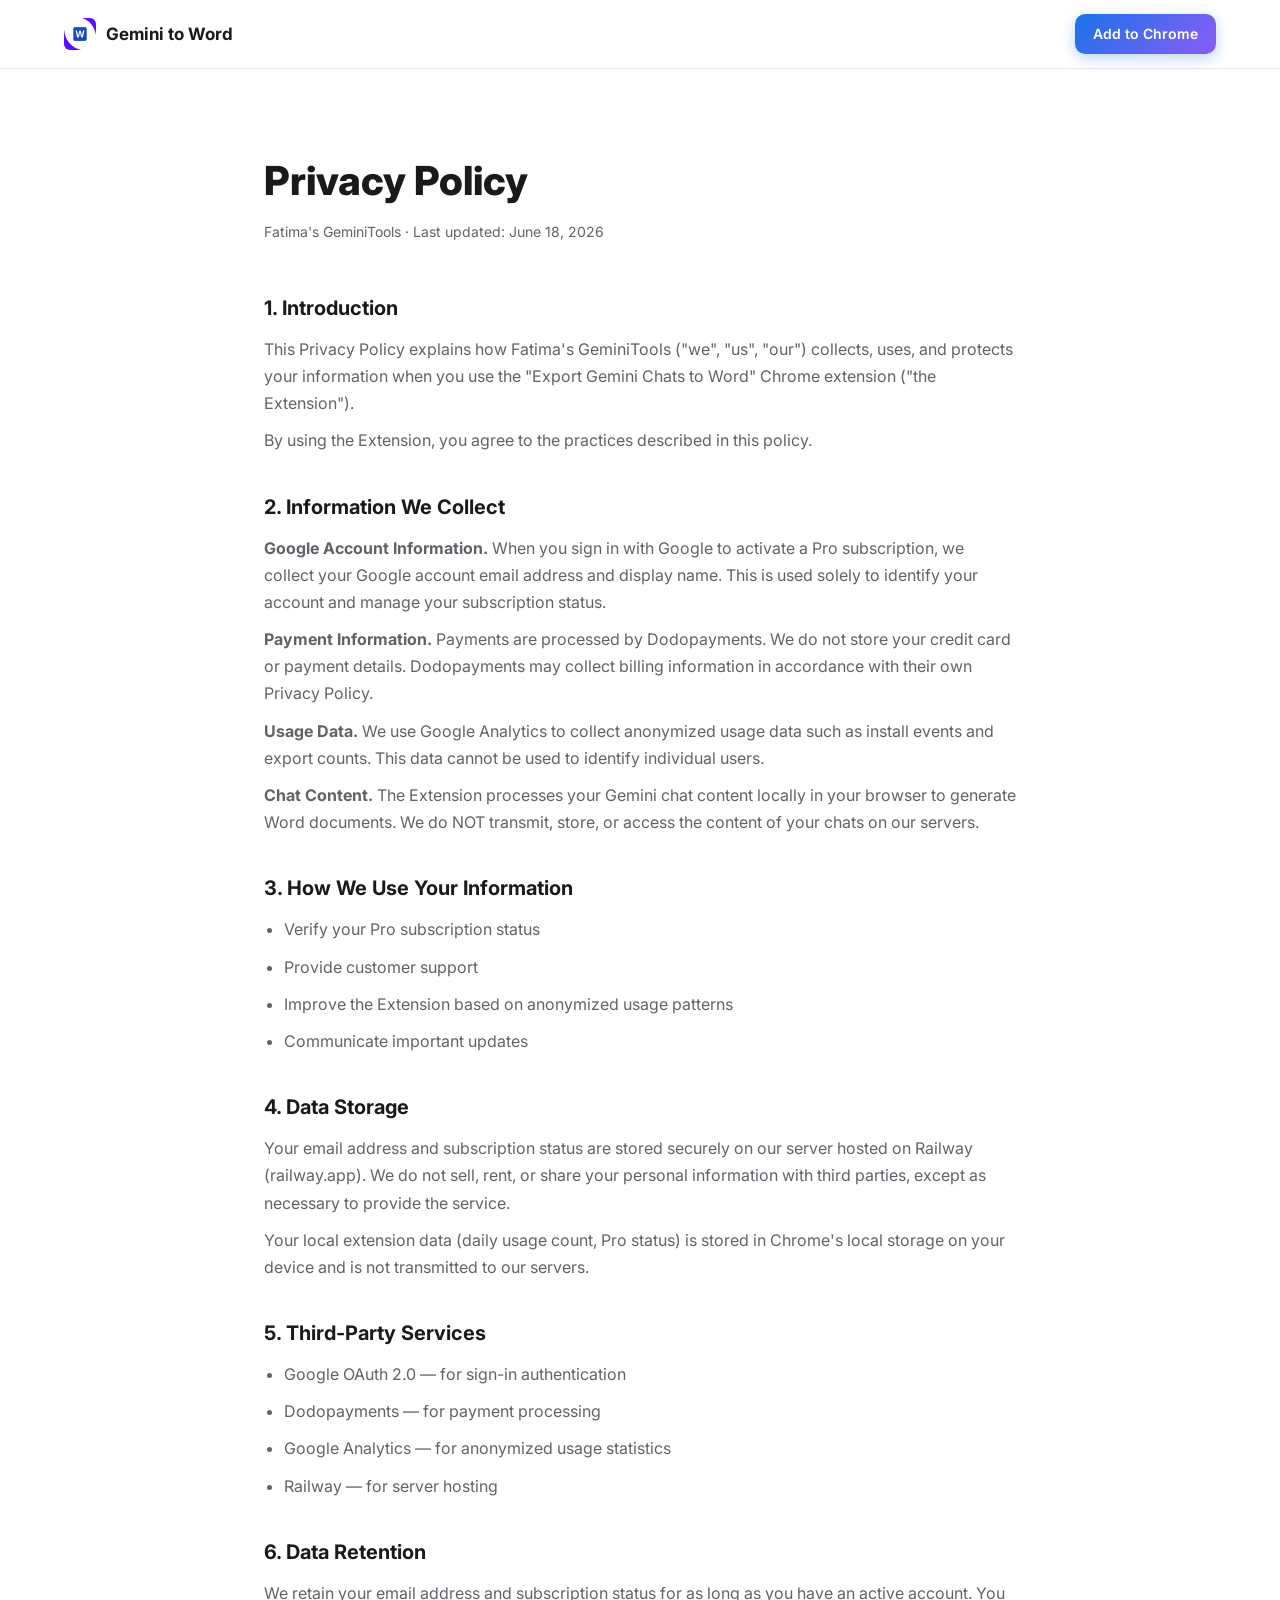
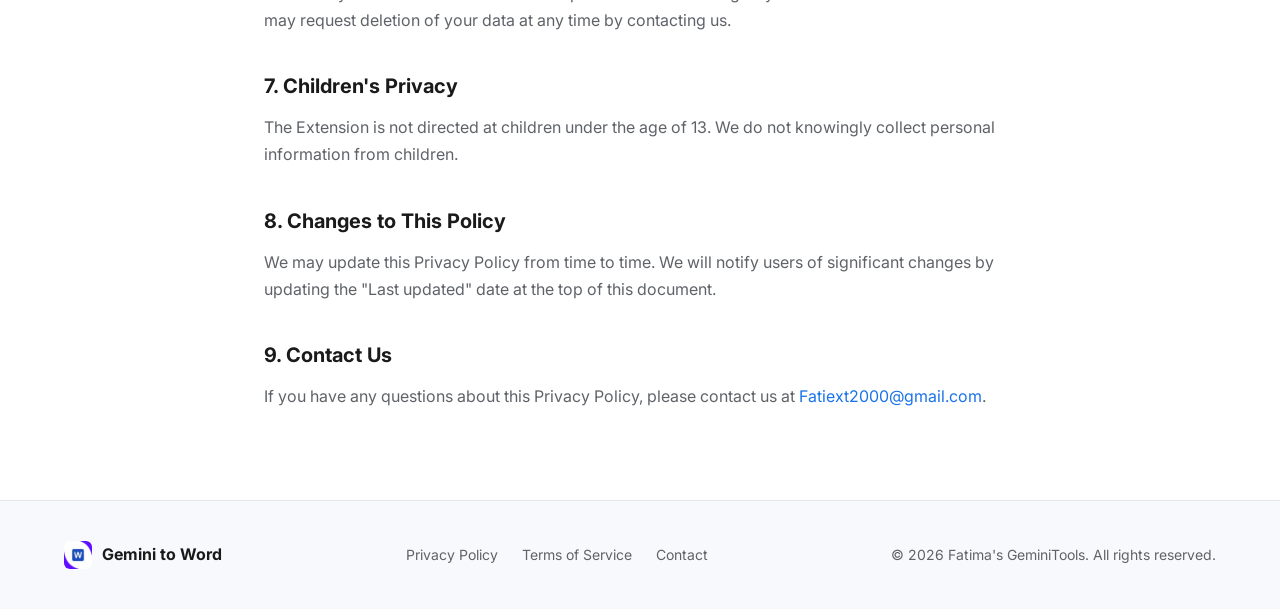
<file: privacy.html>
<!DOCTYPE html>
<html lang="en">
<head>
  <meta charset="UTF-8" />
  <meta name="viewport" content="width=device-width, initial-scale=1.0" />
  <title>Privacy Policy — Export Gemini Chats to Word</title>
  <link rel="icon" type="image/png" href="/assets/icon.png" />
  <link rel="preconnect" href="https://fonts.googleapis.com" />
  <link rel="preconnect" href="https://fonts.gstatic.com" crossorigin />
  <link href="https://fonts.googleapis.com/css2?family=Inter:wght@400;500;600;700;800&display=swap" rel="stylesheet" />
  <link rel="stylesheet" href="styles.css" />
  <style>
    .policy-page { padding: 80px 0; }
    .policy-page h1 { font-size: 40px; font-weight: 800; margin-bottom: 8px; }
    .policy-meta { color: var(--text-muted); font-size: 14px; margin-bottom: 48px; }
    .policy-body h2 { font-size: 20px; font-weight: 700; margin: 36px 0 12px; }
    .policy-body p, .policy-body li { color: var(--text-muted); font-size: 16px; line-height: 1.7; margin-bottom: 10px; }
    .policy-body ul { padding-left: 20px; }
    .policy-body a { color: var(--primary); }
  </style>
</head>
<body>

  <header class="header">
    <div class="container header-inner">
      <a href="/" class="logo">
        <img src="assets/icon.png" alt="Gemini to Word" />
        <span>Gemini to Word</span>
      </a>
      <a href="https://chromewebstore.google.com/detail/fggjheojicnhkljaoaigpnobhgojinip"
         class="btn btn-primary btn-sm" target="_blank" rel="noopener">
        Add to Chrome
      </a>
    </div>
  </header>

  <section class="policy-page">
    <div class="container container-narrow">
      <h1>Privacy Policy</h1>
      <p class="policy-meta">Fatima's GeminiTools · Last updated: June 18, 2026</p>

      <div class="policy-body">
        <h2>1. Introduction</h2>
        <p>This Privacy Policy explains how Fatima's GeminiTools ("we", "us", "our") collects, uses, and protects your information when you use the "Export Gemini Chats to Word" Chrome extension ("the Extension").</p>
        <p>By using the Extension, you agree to the practices described in this policy.</p>

        <h2>2. Information We Collect</h2>
        <p><strong>Google Account Information.</strong> When you sign in with Google to activate a Pro subscription, we collect your Google account email address and display name. This is used solely to identify your account and manage your subscription status.</p>
        <p><strong>Payment Information.</strong> Payments are processed by Dodopayments. We do not store your credit card or payment details. Dodopayments may collect billing information in accordance with their own Privacy Policy.</p>
        <p><strong>Usage Data.</strong> We use Google Analytics to collect anonymized usage data such as install events and export counts. This data cannot be used to identify individual users.</p>
        <p><strong>Chat Content.</strong> The Extension processes your Gemini chat content locally in your browser to generate Word documents. We do NOT transmit, store, or access the content of your chats on our servers.</p>

        <h2>3. How We Use Your Information</h2>
        <ul>
          <li>Verify your Pro subscription status</li>
          <li>Provide customer support</li>
          <li>Improve the Extension based on anonymized usage patterns</li>
          <li>Communicate important updates</li>
        </ul>

        <h2>4. Data Storage</h2>
        <p>Your email address and subscription status are stored securely on our server hosted on Railway (railway.app). We do not sell, rent, or share your personal information with third parties, except as necessary to provide the service.</p>
        <p>Your local extension data (daily usage count, Pro status) is stored in Chrome's local storage on your device and is not transmitted to our servers.</p>

        <h2>5. Third-Party Services</h2>
        <ul>
          <li>Google OAuth 2.0 — for sign-in authentication</li>
          <li>Dodopayments — for payment processing</li>
          <li>Google Analytics — for anonymized usage statistics</li>
          <li>Railway — for server hosting</li>
        </ul>

        <h2>6. Data Retention</h2>
        <p>We retain your email address and subscription status for as long as you have an active account. You may request deletion of your data at any time by contacting us.</p>

        <h2>7. Children's Privacy</h2>
        <p>The Extension is not directed at children under the age of 13. We do not knowingly collect personal information from children.</p>

        <h2>8. Changes to This Policy</h2>
        <p>We may update this Privacy Policy from time to time. We will notify users of significant changes by updating the "Last updated" date at the top of this document.</p>

        <h2>9. Contact Us</h2>
        <p>If you have any questions about this Privacy Policy, please contact us at <a href="mailto:Fatiext2000@gmail.com">Fatiext2000@gmail.com</a>.</p>
      </div>
    </div>
  </section>

  <footer class="footer">
    <div class="container">
      <div class="footer-inner">
        <div class="footer-brand">
          <img src="assets/icon.png" alt="Gemini to Word" />
          <span>Gemini to Word</span>
        </div>
        <div class="footer-links">
          <a href="privacy.html">Privacy Policy</a>
          <a href="terms.html">Terms of Service</a>
          <a href="mailto:Fatiext2000@gmail.com">Contact</a>
        </div>
        <div class="footer-copy">© 2026 Fatima's GeminiTools. All rights reserved.</div>
      </div>
    </div>
  </footer>

</body>
</html>
</file>
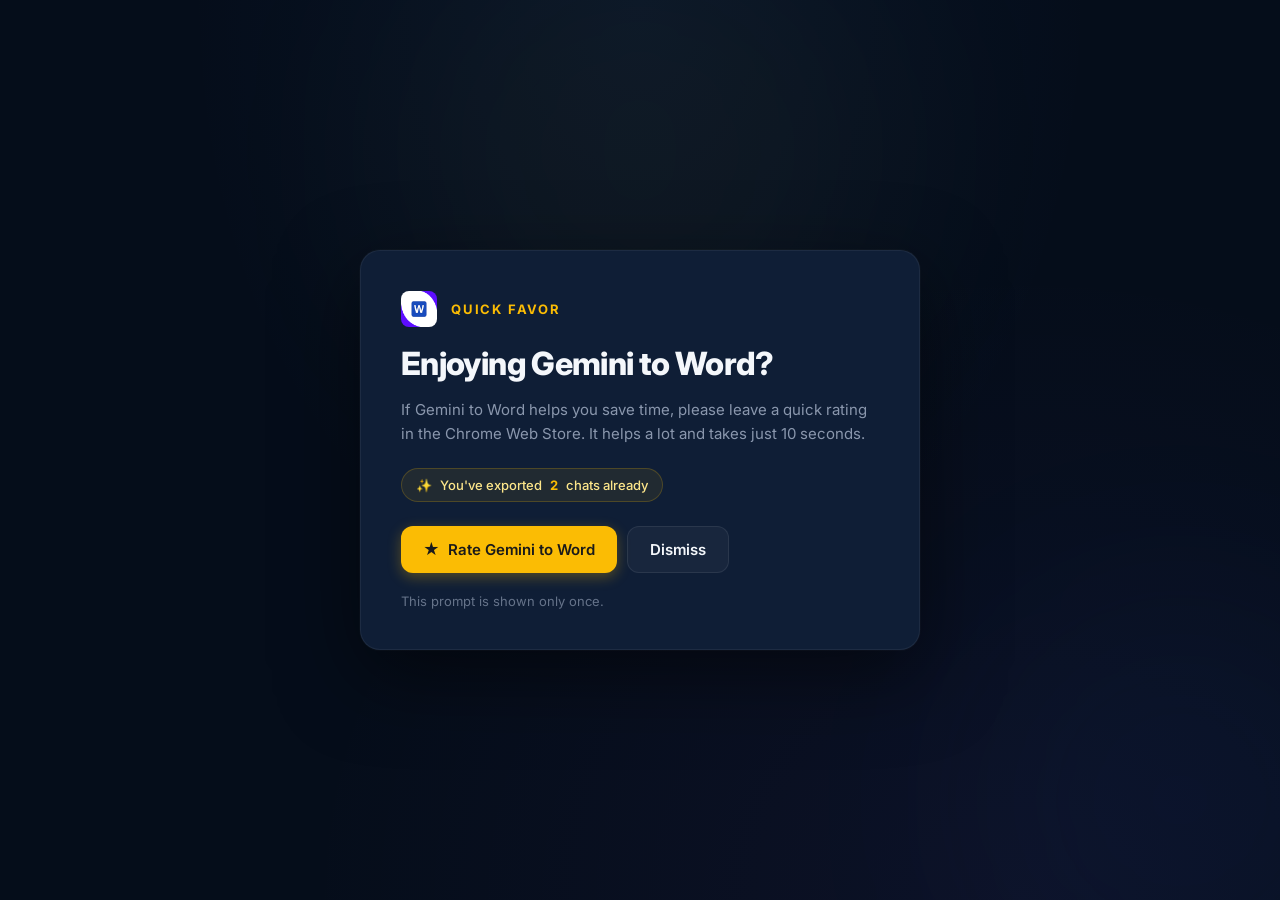
<file: rate.html>
<!DOCTYPE html>
<html lang="en">
<head>
  <meta charset="UTF-8" />
  <meta name="viewport" content="width=device-width, initial-scale=1.0" />
  <title>Enjoying Gemini to Word? — Quick Favor</title>
  <meta name="robots" content="noindex, nofollow" />

  <link rel="icon" type="image/png" href="/assets/icon.png" />
  <link rel="preconnect" href="https://fonts.googleapis.com" />
  <link rel="preconnect" href="https://fonts.gstatic.com" crossorigin />
  <link href="https://fonts.googleapis.com/css2?family=Inter:wght@400;500;600;700;800&display=swap" rel="stylesheet" />
  <link rel="stylesheet" href="rate.css" />
</head>
<body>

  <main class="rate-wrapper">
    <!-- Ambient glow backgrounds -->
    <div class="glow glow-1"></div>
    <div class="glow glow-2"></div>

    <div class="rate-card">
      <div class="card-header">
        <img src="assets/icon.png" alt="Gemini to Word" class="card-icon" />
        <div class="eyebrow">QUICK FAVOR</div>
      </div>

      <h1>Enjoying Gemini to Word?</h1>

      <p class="rate-description">
        If Gemini to Word helps you save time, please leave a quick rating
        in the Chrome Web Store. It helps a lot and takes just 10 seconds.
      </p>

      <div class="exports-pill" id="exportsPill" hidden>
        <span class="sparkle">✨</span>
        You've exported <strong id="exportCount">2</strong> chats already
      </div>

      <div class="rate-actions">
        <button id="rateBtn" class="btn-rate">
          <span class="star">★</span>
          Rate Gemini to Word
        </button>
        <button id="dismissBtn" class="btn-dismiss">Dismiss</button>
      </div>

      <p class="rate-footnote">This prompt is shown only once.</p>
    </div>
  </main>

  <script src="rate.js"></script>
</body>
</html>
</file>
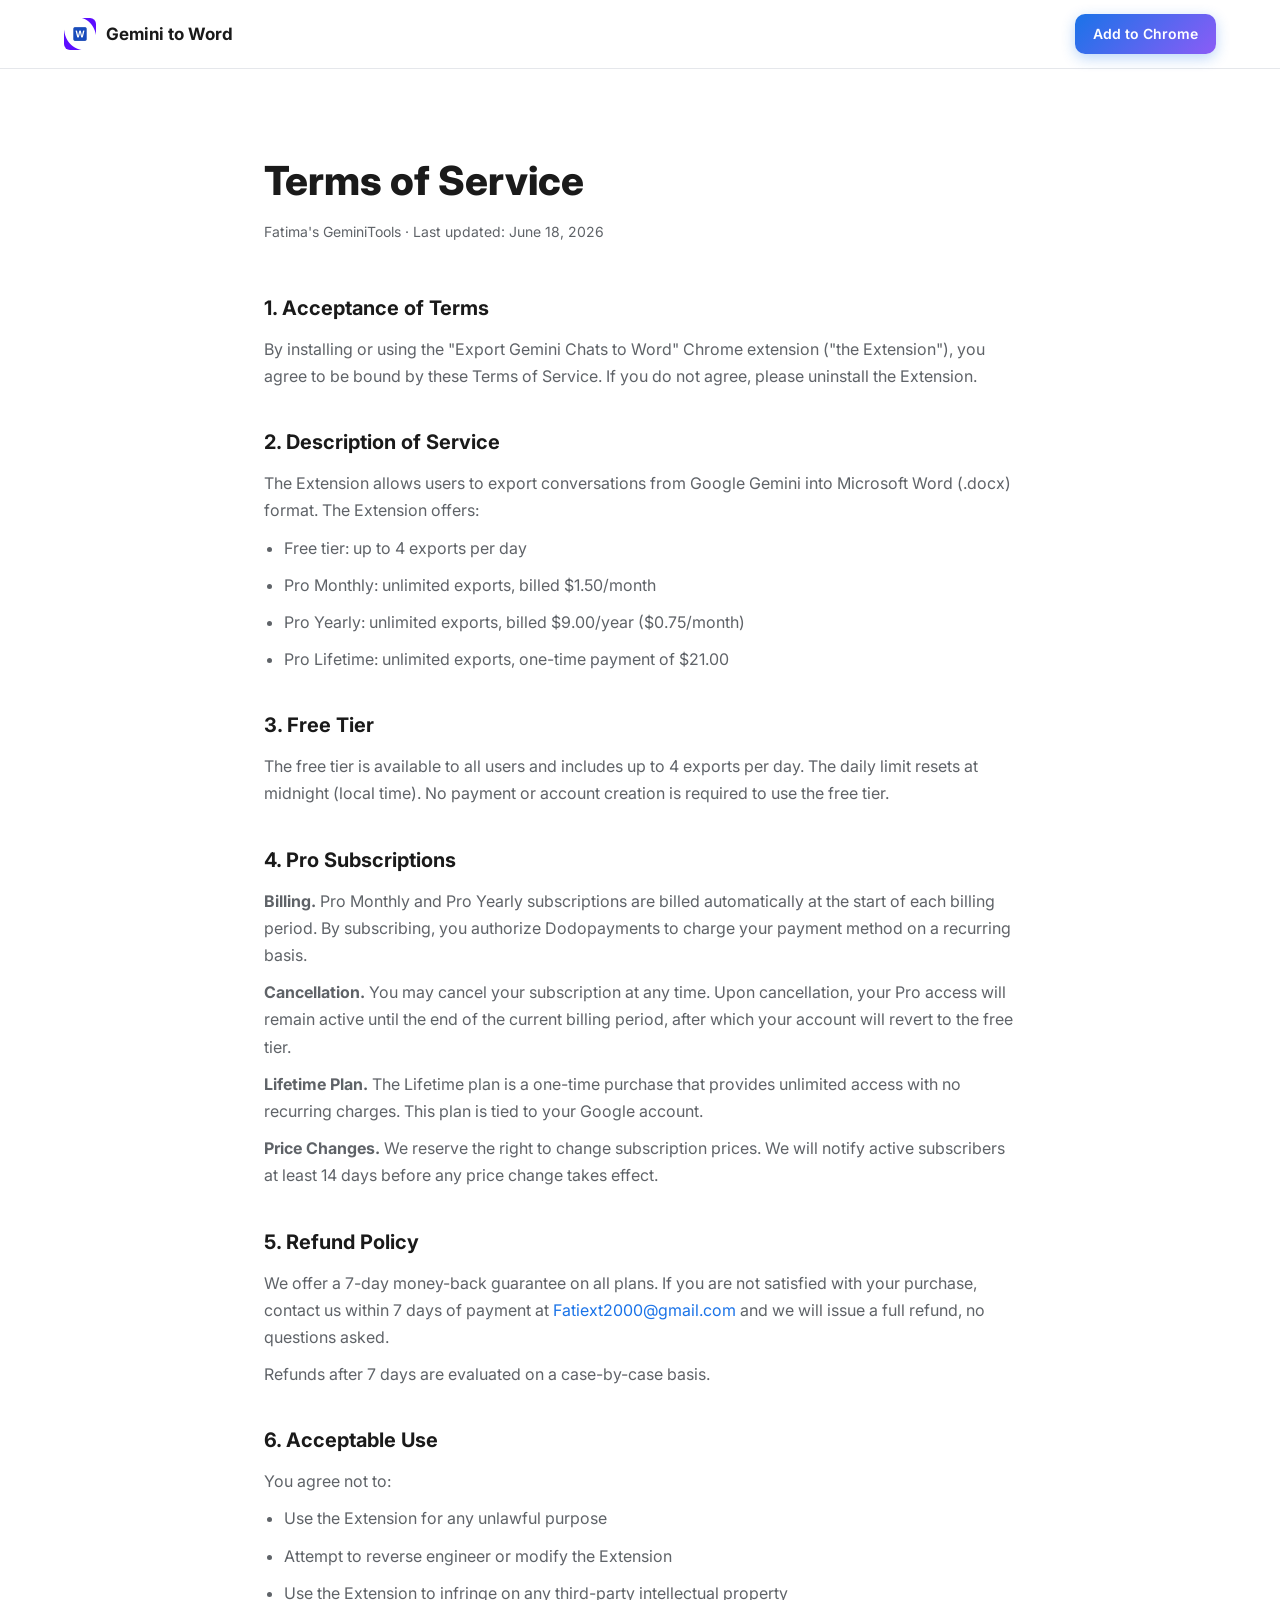
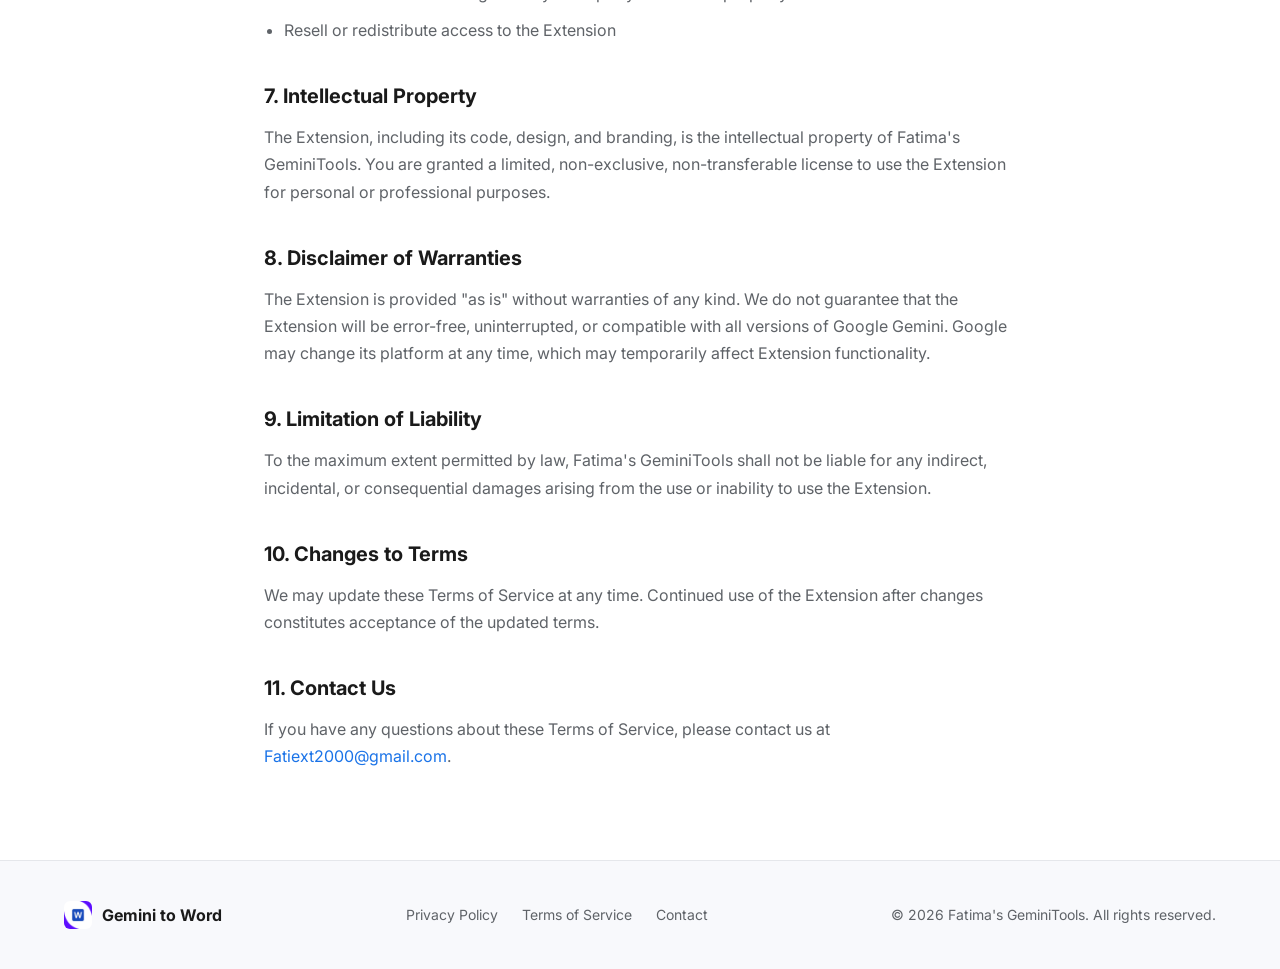
<file: terms.html>
<!DOCTYPE html>
<html lang="en">
<head>
  <meta charset="UTF-8" />
  <meta name="viewport" content="width=device-width, initial-scale=1.0" />
  <title>Terms of Service — Export Gemini Chats to Word</title>
  <link rel="icon" type="image/png" href="/assets/icon.png" />
  <link rel="preconnect" href="https://fonts.googleapis.com" />
  <link rel="preconnect" href="https://fonts.gstatic.com" crossorigin />
  <link href="https://fonts.googleapis.com/css2?family=Inter:wght@400;500;600;700;800&display=swap" rel="stylesheet" />
  <link rel="stylesheet" href="styles.css" />
  <style>
    .policy-page { padding: 80px 0; }
    .policy-page h1 { font-size: 40px; font-weight: 800; margin-bottom: 8px; }
    .policy-meta { color: var(--text-muted); font-size: 14px; margin-bottom: 48px; }
    .policy-body h2 { font-size: 20px; font-weight: 700; margin: 36px 0 12px; }
    .policy-body p, .policy-body li { color: var(--text-muted); font-size: 16px; line-height: 1.7; margin-bottom: 10px; }
    .policy-body ul { padding-left: 20px; }
    .policy-body a { color: var(--primary); }
  </style>
</head>
<body>

  <header class="header">
    <div class="container header-inner">
      <a href="/" class="logo">
        <img src="assets/icon.png" alt="Gemini to Word" />
        <span>Gemini to Word</span>
      </a>
      <a href="https://chromewebstore.google.com/detail/fggjheojicnhkljaoaigpnobhgojinip"
         class="btn btn-primary btn-sm" target="_blank" rel="noopener">
        Add to Chrome
      </a>
    </div>
  </header>

  <section class="policy-page">
    <div class="container container-narrow">
      <h1>Terms of Service</h1>
      <p class="policy-meta">Fatima's GeminiTools · Last updated: June 18, 2026</p>

      <div class="policy-body">
        <h2>1. Acceptance of Terms</h2>
        <p>By installing or using the "Export Gemini Chats to Word" Chrome extension ("the Extension"), you agree to be bound by these Terms of Service. If you do not agree, please uninstall the Extension.</p>

        <h2>2. Description of Service</h2>
        <p>The Extension allows users to export conversations from Google Gemini into Microsoft Word (.docx) format. The Extension offers:</p>
        <ul>
          <li>Free tier: up to 4 exports per day</li>
          <li>Pro Monthly: unlimited exports, billed $1.50/month</li>
          <li>Pro Yearly: unlimited exports, billed $9.00/year ($0.75/month)</li>
          <li>Pro Lifetime: unlimited exports, one-time payment of $21.00</li>
        </ul>

        <h2>3. Free Tier</h2>
        <p>The free tier is available to all users and includes up to 4 exports per day. The daily limit resets at midnight (local time). No payment or account creation is required to use the free tier.</p>

        <h2>4. Pro Subscriptions</h2>
        <p><strong>Billing.</strong> Pro Monthly and Pro Yearly subscriptions are billed automatically at the start of each billing period. By subscribing, you authorize Dodopayments to charge your payment method on a recurring basis.</p>
        <p><strong>Cancellation.</strong> You may cancel your subscription at any time. Upon cancellation, your Pro access will remain active until the end of the current billing period, after which your account will revert to the free tier.</p>
        <p><strong>Lifetime Plan.</strong> The Lifetime plan is a one-time purchase that provides unlimited access with no recurring charges. This plan is tied to your Google account.</p>
        <p><strong>Price Changes.</strong> We reserve the right to change subscription prices. We will notify active subscribers at least 14 days before any price change takes effect.</p>

        <h2>5. Refund Policy</h2>
        <p>We offer a 7-day money-back guarantee on all plans. If you are not satisfied with your purchase, contact us within 7 days of payment at <a href="mailto:Fatiext2000@gmail.com">Fatiext2000@gmail.com</a> and we will issue a full refund, no questions asked.</p>
        <p>Refunds after 7 days are evaluated on a case-by-case basis.</p>

        <h2>6. Acceptable Use</h2>
        <p>You agree not to:</p>
        <ul>
          <li>Use the Extension for any unlawful purpose</li>
          <li>Attempt to reverse engineer or modify the Extension</li>
          <li>Use the Extension to infringe on any third-party intellectual property</li>
          <li>Resell or redistribute access to the Extension</li>
        </ul>

        <h2>7. Intellectual Property</h2>
        <p>The Extension, including its code, design, and branding, is the intellectual property of Fatima's GeminiTools. You are granted a limited, non-exclusive, non-transferable license to use the Extension for personal or professional purposes.</p>

        <h2>8. Disclaimer of Warranties</h2>
        <p>The Extension is provided "as is" without warranties of any kind. We do not guarantee that the Extension will be error-free, uninterrupted, or compatible with all versions of Google Gemini. Google may change its platform at any time, which may temporarily affect Extension functionality.</p>

        <h2>9. Limitation of Liability</h2>
        <p>To the maximum extent permitted by law, Fatima's GeminiTools shall not be liable for any indirect, incidental, or consequential damages arising from the use or inability to use the Extension.</p>

        <h2>10. Changes to Terms</h2>
        <p>We may update these Terms of Service at any time. Continued use of the Extension after changes constitutes acceptance of the updated terms.</p>

        <h2>11. Contact Us</h2>
        <p>If you have any questions about these Terms of Service, please contact us at <a href="mailto:Fatiext2000@gmail.com">Fatiext2000@gmail.com</a>.</p>
      </div>
    </div>
  </section>

  <footer class="footer">
    <div class="container">
      <div class="footer-inner">
        <div class="footer-brand">
          <img src="assets/icon.png" alt="Gemini to Word" />
          <span>Gemini to Word</span>
        </div>
        <div class="footer-links">
          <a href="privacy.html">Privacy Policy</a>
          <a href="terms.html">Terms of Service</a>
          <a href="mailto:Fatiext2000@gmail.com">Contact</a>
        </div>
        <div class="footer-copy">© 2026 Fatima's GeminiTools. All rights reserved.</div>
      </div>
    </div>
  </footer>

</body>
</html>
</file>
<file: styles.css>
/* ============ RESET & BASE ============ */
* { margin: 0; padding: 0; box-sizing: border-box; }

:root {
  --primary: #1a73e8;
  --primary-dark: #1557b0;
  --primary-light: #e8f0fe;
  --accent: #8b5cf6;
  --text: #1a1a1a;
  --text-muted: #5f6368;
  --bg: #ffffff;
  --bg-alt: #f8f9fc;
  --border: #e5e7eb;
  --radius: 12px;
  --radius-lg: 20px;
  --shadow-sm: 0 1px 3px rgba(0,0,0,0.05);
  --shadow-md: 0 4px 12px rgba(0,0,0,0.08);
  --shadow-lg: 0 20px 40px rgba(0,0,0,0.1);
}

html { scroll-behavior: smooth; }

body {
  font-family: 'Inter', -apple-system, BlinkMacSystemFont, sans-serif;
  color: var(--text);
  background: var(--bg);
  line-height: 1.6;
  -webkit-font-smoothing: antialiased;
}

a { color: inherit; text-decoration: none; }
img { max-width: 100%; display: block; }

.container {
  max-width: 1200px;
  margin: 0 auto;
  padding: 0 24px;
}
.container-narrow { max-width: 800px; }

/* ============ BUTTONS ============ */
.btn {
  display: inline-flex;
  align-items: center;
  gap: 8px;
  padding: 12px 22px;
  border-radius: 10px;
  font-weight: 600;
  font-size: 15px;
  transition: all 0.2s ease;
  cursor: pointer;
  border: none;
  white-space: nowrap;
}
.btn-sm { padding: 9px 18px; font-size: 14px; }
.btn-lg { padding: 16px 28px; font-size: 16px; }

.btn-primary {
  background: linear-gradient(135deg, var(--primary) 0%, var(--accent) 100%);
  color: white;
  box-shadow: 0 4px 14px rgba(26,115,232,0.3);
}
.btn-primary:hover {
  transform: translateY(-2px);
  box-shadow: 0 6px 20px rgba(26,115,232,0.4);
}

.btn-ghost {
  background: transparent;
  color: var(--text);
  border: 1px solid var(--border);
}
.btn-ghost:hover { background: var(--bg-alt); }

.btn-white {
  background: white;
  color: var(--primary);
}
.btn-white:hover { transform: translateY(-2px); }

/* ============ HEADER ============ */
.header {
  position: sticky;
  top: 0;
  background: rgba(255,255,255,0.85);
  backdrop-filter: blur(12px);
  border-bottom: 1px solid var(--border);
  z-index: 100;
}
.header-inner {
  display: flex;
  align-items: center;
  justify-content: space-between;
  padding: 14px 24px;
}
.logo {
  display: flex;
  align-items: center;
  gap: 10px;
  font-weight: 700;
  font-size: 17px;
}
.logo img { width: 32px; height: 32px; border-radius: 6px; }

.nav {
  display: flex;
  gap: 32px;
}
.nav a {
  color: var(--text-muted);
  font-weight: 500;
  font-size: 15px;
  transition: color 0.2s;
}
.nav a:hover { color: var(--primary); }

@media (max-width: 768px) {
  .nav { display: none; }
}

/* ============ HERO ============ */
.hero {
  padding: 80px 0 100px;
  background:
    radial-gradient(ellipse at top left, rgba(139,92,246,0.08), transparent 50%),
    radial-gradient(ellipse at top right, rgba(26,115,232,0.08), transparent 50%);
}
.hero-grid {
  display: grid;
  grid-template-columns: 1.1fr 1fr;
  gap: 60px;
  align-items: center;
}
@media (max-width: 900px) {
  .hero-grid { grid-template-columns: 1fr; gap: 40px; }
}

.badge {
  display: inline-flex;
  align-items: center;
  gap: 8px;
  padding: 6px 14px;
  background: var(--primary-light);
  color: var(--primary-dark);
  border-radius: 100px;
  font-size: 13px;
  font-weight: 600;
  margin-bottom: 20px;
}
.badge-dot {
  width: 8px; height: 8px;
  background: var(--primary);
  border-radius: 50%;
  animation: pulse 2s infinite;
}
@keyframes pulse {
  0%, 100% { opacity: 1; }
  50% { opacity: 0.4; }
}

.hero h1 {
  font-size: clamp(36px, 5vw, 56px);
  line-height: 1.1;
  font-weight: 800;
  letter-spacing: -0.02em;
  margin-bottom: 20px;
}
.gradient-text {
  background: linear-gradient(135deg, var(--primary), var(--accent));
  -webkit-background-clip: text;
  background-clip: text;
  color: transparent;
}

.hero-subtitle {
  font-size: 19px;
  color: var(--text-muted);
  margin-bottom: 32px;
  line-height: 1.5;
}

.hero-actions {
  display: flex;
  gap: 14px;
  flex-wrap: wrap;
  margin-bottom: 28px;
}

.hero-meta {
  display: flex;
  align-items: center;
  gap: 12px;
  color: var(--text-muted);
  font-size: 14px;
}
.stars { color: #fbbc04; font-size: 18px; letter-spacing: 2px; }
.stars-big { color: #fbbc04; font-size: 28px; letter-spacing: 4px; margin-bottom: 12px; }

/* ============ SCREENSHOT PLACEHOLDERS ============ */
.screenshot-placeholder {
  position: relative;
  background: linear-gradient(135deg, #f0f4ff 0%, #fce7f3 100%);
  border-radius: var(--radius-lg);
  overflow: hidden;
  box-shadow: var(--shadow-lg);
  min-height: 300px;
  display: flex;
  align-items: center;
  justify-content: center;
}
.screenshot-placeholder img {
  width: 100%;
  height: auto;
  display: block;
}
.screenshot-placeholder .placeholder-text {
  display: none;
  text-align: center;
  color: var(--text-muted);
  padding: 40px;
}
.screenshot-placeholder.placeholder-visible .placeholder-text {
  display: block;
}
.placeholder-text code {
  background: white;
  padding: 4px 10px;
  border-radius: 6px;
  font-size: 13px;
  border: 1px solid var(--border);
}
.placeholder-text p { margin-top: 12px; font-size: 14px; }

.screenshot-large { min-height: 420px; }

/* ============ STATS ============ */
.stats {
  padding: 60px 0;
  border-top: 1px solid var(--border);
  border-bottom: 1px solid var(--border);
  background: var(--bg-alt);
}
.stats-grid {
  display: grid;
  grid-template-columns: repeat(4, 1fr);
  gap: 30px;
  text-align: center;
}
@media (max-width: 700px) {
  .stats-grid { grid-template-columns: repeat(2, 1fr); gap: 40px; }
}
.stat-number {
  font-size: 40px;
  font-weight: 800;
  background: linear-gradient(135deg, var(--primary), var(--accent));
  -webkit-background-clip: text;
  background-clip: text;
  color: transparent;
  margin-bottom: 4px;
}
.stat-label {
  color: var(--text-muted);
  font-size: 14px;
  font-weight: 500;
}

/* ============ SECTIONS ============ */
.section {
  padding: 100px 0;
}
.section-alt { background: var(--bg-alt); }

.section-header {
  text-align: center;
  max-width: 640px;
  margin: 0 auto 60px;
}
.eyebrow {
  color: var(--primary);
  font-weight: 700;
  font-size: 13px;
  text-transform: uppercase;
  letter-spacing: 1.5px;
  margin-bottom: 12px;
}
.section-header h2 {
  font-size: clamp(28px, 4vw, 42px);
  font-weight: 800;
  letter-spacing: -0.02em;
  margin-bottom: 14px;
}
.section-header p {
  color: var(--text-muted);
  font-size: 18px;
}

/* ============ FEATURES ============ */
.features-grid {
  display: grid;
  grid-template-columns: repeat(3, 1fr);
  gap: 24px;
}
@media (max-width: 900px) { .features-grid { grid-template-columns: repeat(2, 1fr); } }
@media (max-width: 600px) { .features-grid { grid-template-columns: 1fr; } }

.feature-card {
  padding: 32px;
  background: white;
  border: 1px solid var(--border);
  border-radius: var(--radius);
  transition: all 0.3s;
}
.feature-card:hover {
  transform: translateY(-4px);
  box-shadow: var(--shadow-md);
  border-color: transparent;
}
.feature-icon {
  width: 48px;
  height: 48px;
  border-radius: 10px;
  display: flex;
  align-items: center;
  justify-content: center;
  margin-bottom: 18px;
}
.feature-icon-blue   { background: #e8f0fe; color: #1a73e8; }
.feature-icon-purple { background: #f3e8ff; color: #8b5cf6; }
.feature-icon-green  { background: #dcfce7; color: #16a34a; }
.feature-icon-orange { background: #fed7aa; color: #ea580c; }
.feature-icon-pink   { background: #fce7f3; color: #db2777; }
.feature-icon-teal   { background: #ccfbf1; color: #0d9488; }

.feature-card h3 {
  font-size: 19px;
  margin-bottom: 8px;
  font-weight: 700;
}
.feature-card p {
  color: var(--text-muted);
  font-size: 15px;
}

/* ============ STEPS ============ */
.steps { display: flex; flex-direction: column; gap: 80px; }
.step {
  display: grid;
  grid-template-columns: auto 1fr 1.2fr;
  gap: 40px;
  align-items: center;
}
.step-reverse { direction: rtl; }
.step-reverse > * { direction: ltr; }

@media (max-width: 900px) {
  .step, .step-reverse { grid-template-columns: auto 1fr; direction: ltr; }
  .step-visual { grid-column: 1 / -1; }
}

.step-number {
  width: 56px;
  height: 56px;
  border-radius: 50%;
  background: linear-gradient(135deg, var(--primary), var(--accent));
  color: white;
  display: flex;
  align-items: center;
  justify-content: center;
  font-size: 24px;
  font-weight: 800;
  flex-shrink: 0;
}
.step-content h3 {
  font-size: 24px;
  font-weight: 700;
  margin-bottom: 8px;
}
.step-content p {
  color: var(--text-muted);
  font-size: 16px;
}
.step-content code {
  background: var(--bg-alt);
  padding: 2px 8px;
  border-radius: 4px;
  font-size: 14px;
  border: 1px solid var(--border);
}

/* ============ PRICING ============ */
.pricing-grid {
  display: grid;
  grid-template-columns: repeat(4, 1fr);
  gap: 24px;
  align-items: start;
}
@media (max-width: 1100px) { .pricing-grid { grid-template-columns: repeat(2, 1fr); } }
@media (max-width: 600px)  { .pricing-grid { grid-template-columns: 1fr; } }

.pricing-card {
  padding: 32px 28px;
  background: white;
  border: 1px solid var(--border);
  border-radius: var(--radius);
  position: relative;
  display: flex;
  flex-direction: column;
  gap: 16px;
}
.pricing-card-popular {
  border-color: var(--primary);
  box-shadow: 0 0 0 2px var(--primary);
}
.pricing-badge {
  position: absolute;
  top: -14px;
  left: 50%;
  transform: translateX(-50%);
  background: linear-gradient(135deg, var(--primary), var(--accent));
  color: white;
  font-size: 12px;
  font-weight: 700;
  padding: 4px 14px;
  border-radius: 100px;
  white-space: nowrap;
}
.pricing-plan {
  font-size: 13px;
  font-weight: 700;
  text-transform: uppercase;
  letter-spacing: 1px;
  color: var(--text-muted);
}
.pricing-price {
  font-size: 40px;
  font-weight: 800;
  letter-spacing: -0.02em;
  color: var(--text);
  line-height: 1;
}
.pricing-per {
  font-size: 15px;
  font-weight: 500;
  color: var(--text-muted);
}
.pricing-billed {
  font-size: 13px;
  color: var(--primary);
  font-weight: 600;
  margin-top: -10px;
}
.pricing-features {
  list-style: none;
  display: flex;
  flex-direction: column;
  gap: 10px;
  flex: 1;
}
.pricing-features li {
  font-size: 14px;
  color: var(--text-muted);
}
.pricing-features li.muted { opacity: 0.45; }
.pricing-guarantee {
  font-size: 12px;
  color: var(--text-muted);
  text-align: center;
}
.btn-full { width: 100%; justify-content: center; }

/* ============ REVIEWS (updated to 3-col for 5 reviews) ============ */
.reviews-grid {
  display: grid;
  grid-template-columns: repeat(3, 1fr);
  gap: 24px;
}
@media (max-width: 900px) { .reviews-grid { grid-template-columns: 1fr; } }

/* ============ FOOTER LINKS ============ */
.footer-links {
  display: flex;
  gap: 24px;
  flex-wrap: wrap;
}
.footer-links a {
  color: var(--text-muted);
  font-size: 14px;
  transition: color 0.2s;
}
.footer-links a:hover { color: var(--primary); }

/* ============ REVIEWS ============ */
.reviews-grid {
  display: grid;
  grid-template-columns: repeat(3, 1fr);
  gap: 24px;
}
@media (max-width: 900px) { .reviews-grid { grid-template-columns: 1fr; } }

.review-card {
  padding: 28px;
  background: white;
  border: 1px solid var(--border);
  border-radius: var(--radius);
}
.review-header {
  display: flex;
  gap: 12px;
  align-items: center;
  margin-bottom: 14px;
}
.review-avatar {
  width: 44px;
  height: 44px;
  border-radius: 50%;
  display: flex;
  align-items: center;
  justify-content: center;
  color: white;
  font-weight: 700;
  font-size: 18px;
  flex-shrink: 0;
}
.review-name { font-weight: 600; font-size: 15px; }
.review-date { color: var(--text-muted); font-size: 13px; }
.review-stars { color: #fbbc04; font-size: 16px; letter-spacing: 2px; margin-bottom: 10px; }
.review-text { font-size: 16px; margin-bottom: 14px; }
.review-helpful { color: var(--text-muted); font-size: 13px; }

.review-cta {
  background: linear-gradient(135deg, var(--primary) 0%, var(--accent) 100%);
  color: white;
  display: flex;
  align-items: center;
  justify-content: center;
  text-align: center;
  border: none;
}
.review-cta h3 { font-size: 22px; margin: 8px 0; }
.review-cta p { opacity: 0.9; margin-bottom: 20px; }

/* ============ FAQ ============ */
.faq-list { display: flex; flex-direction: column; gap: 12px; }
.faq-item {
  background: white;
  border: 1px solid var(--border);
  border-radius: var(--radius);
  padding: 20px 24px;
  transition: all 0.2s;
}
.faq-item[open] { box-shadow: var(--shadow-sm); border-color: var(--primary); }
.faq-item summary {
  font-weight: 600;
  font-size: 16px;
  cursor: pointer;
  list-style: none;
  display: flex;
  justify-content: space-between;
  align-items: center;
}
.faq-item summary::-webkit-details-marker { display: none; }
.faq-item summary::after {
  content: '+';
  font-size: 24px;
  color: var(--primary);
  font-weight: 400;
  transition: transform 0.2s;
}
.faq-item[open] summary::after { transform: rotate(45deg); }
.faq-item p {
  margin-top: 12px;
  color: var(--text-muted);
  font-size: 15px;
}
.faq-item a { color: var(--primary); text-decoration: underline; }

/* ============ FINAL CTA ============ */
.final-cta { padding: 80px 0; }
.cta-box {
  background: linear-gradient(135deg, var(--primary) 0%, var(--accent) 100%);
  border-radius: var(--radius-lg);
  padding: 70px 40px;
  text-align: center;
  color: white;
}
.cta-box h2 {
  font-size: clamp(28px, 4vw, 40px);
  font-weight: 800;
  margin-bottom: 12px;
}
.cta-box > p {
  font-size: 18px;
  opacity: 0.95;
  margin-bottom: 28px;
}
.cta-meta {
  margin-top: 20px;
  opacity: 0.9;
  font-size: 14px;
}

/* ============ FOOTER ============ */
.footer {
  padding: 40px 0;
  border-top: 1px solid var(--border);
  background: var(--bg-alt);
}
.footer-inner {
  display: flex;
  justify-content: space-between;
  align-items: center;
  flex-wrap: wrap;
  gap: 20px;
}
.footer-brand {
  display: flex;
  align-items: center;
  gap: 10px;
  font-weight: 700;
}
.footer-brand img { width: 28px; height: 28px; border-radius: 6px; }
.footer-contact, .footer-copy { color: var(--text-muted); font-size: 14px; }
.footer-contact a { color: var(--primary); }
</file>
<file: rate.css>
* { margin: 0; padding: 0; box-sizing: border-box; }

:root {
  --bg-dark: #0a1628;
  --bg-darker: #050d1a;
  --card-bg: #0f1e36;
  --card-border: rgba(255,255,255,0.06);
  --text: #f4f7fb;
  --text-muted: #8a97ad;
  --eyebrow: #fbbc04;
  --accent: #fbbc04;
  --accent-hover: #ffd33d;
}

html, body {
  height: 100%;
  font-family: 'Inter', -apple-system, BlinkMacSystemFont, sans-serif;
  background: var(--bg-darker);
  color: var(--text);
  -webkit-font-smoothing: antialiased;
  overflow: hidden;
}

/* ============ LAYOUT ============ */
.rate-wrapper {
  min-height: 100vh;
  display: flex;
  align-items: center;
  justify-content: center;
  padding: 24px;
  position: relative;
  background:
    radial-gradient(ellipse at 50% 0%, rgba(26,115,232,0.08) 0%, transparent 50%),
    radial-gradient(ellipse at 80% 100%, rgba(139,92,246,0.06) 0%, transparent 50%),
    var(--bg-darker);
  overflow: hidden;
}

/* Ambient glows */
.glow {
  position: absolute;
  border-radius: 50%;
  filter: blur(120px);
  pointer-events: none;
  opacity: 0.5;
}
.glow-1 {
  width: 500px;
  height: 500px;
  background: rgba(251, 188, 4, 0.08);
  top: -100px;
  left: 50%;
  transform: translateX(-50%);
}
.glow-2 {
  width: 400px;
  height: 400px;
  background: rgba(26, 115, 232, 0.1);
  bottom: -100px;
  right: -100px;
}

/* ============ CARD ============ */
.rate-card {
  position: relative;
  max-width: 560px;
  width: 100%;
  background: var(--card-bg);
  border: 1px solid var(--card-border);
  border-radius: 20px;
  padding: 40px;
  box-shadow:
    0 0 0 1px rgba(255,255,255,0.02),
    0 25px 80px rgba(0,0,0,0.5);
  animation: cardAppear 0.6s cubic-bezier(0.16, 1, 0.3, 1);
}

@keyframes cardAppear {
  from {
    opacity: 0;
    transform: translateY(20px);
  }
  to {
    opacity: 1;
    transform: translateY(0);
  }
}

.card-header {
  display: flex;
  align-items: center;
  gap: 14px;
  margin-bottom: 18px;
}
.card-icon {
  width: 36px;
  height: 36px;
  border-radius: 8px;
}
.eyebrow {
  color: var(--eyebrow);
  font-size: 13px;
  font-weight: 700;
  letter-spacing: 1.8px;
}

.rate-card h1 {
  font-size: 32px;
  font-weight: 800;
  letter-spacing: -0.02em;
  line-height: 1.2;
  margin-bottom: 14px;
}

.rate-description {
  color: var(--text-muted);
  font-size: 15px;
  line-height: 1.6;
  margin-bottom: 22px;
}

/* ============ EXPORTS PILL ============ */
.exports-pill {
  display: inline-flex;
  align-items: center;
  gap: 8px;
  padding: 8px 14px;
  background: rgba(251, 188, 4, 0.08);
  border: 1px solid rgba(251, 188, 4, 0.2);
  color: #fde68a;
  border-radius: 100px;
  font-size: 13px;
  font-weight: 500;
  margin-bottom: 24px;
}
.exports-pill strong { color: var(--accent); font-weight: 700; }
.sparkle {
  display: inline-block;
  animation: sparkle 2s ease-in-out infinite;
}
@keyframes sparkle {
  0%, 100% { transform: scale(1) rotate(0); }
  50% { transform: scale(1.2) rotate(15deg); }
}

/* ============ BUTTONS ============ */
.rate-actions {
  display: flex;
  gap: 10px;
  margin-bottom: 20px;
  flex-wrap: wrap;
}

.btn-rate,
.btn-dismiss {
  display: inline-flex;
  align-items: center;
  gap: 8px;
  padding: 13px 22px;
  border-radius: 12px;
  font-weight: 600;
  font-size: 15px;
  cursor: pointer;
  border: none;
  font-family: inherit;
  transition: all 0.2s ease;
}

.btn-rate {
  background: var(--accent);
  color: #1a1a1a;
  box-shadow: 0 4px 14px rgba(251, 188, 4, 0.3);
}
.btn-rate:hover {
  background: var(--accent-hover);
  transform: translateY(-2px);
  box-shadow: 0 6px 20px rgba(251, 188, 4, 0.4);
}
.btn-rate:active { transform: translateY(0); }
.btn-rate .star { font-size: 16px; }

.btn-dismiss {
  background: rgba(255,255,255,0.04);
  color: var(--text);
  border: 1px solid rgba(255,255,255,0.08);
}
.btn-dismiss:hover {
  background: rgba(255,255,255,0.08);
  border-color: rgba(255,255,255,0.15);
}

.rate-footnote {
  color: var(--text-muted);
  font-size: 13px;
  opacity: 0.7;
}

/* ============ THANK YOU STATE ============ */
.rate-card.thanks h1 {
  background: linear-gradient(135deg, var(--accent), #ffd33d);
  -webkit-background-clip: text;
  background-clip: text;
  color: transparent;
}

/* ============ RESPONSIVE ============ */
@media (max-width: 600px) {
  .rate-card { padding: 30px 24px; }
  .rate-card h1 { font-size: 26px; }
  .rate-actions { flex-direction: column; }
  .btn-rate, .btn-dismiss { width: 100%; justify-content: center; }
}
</file>
